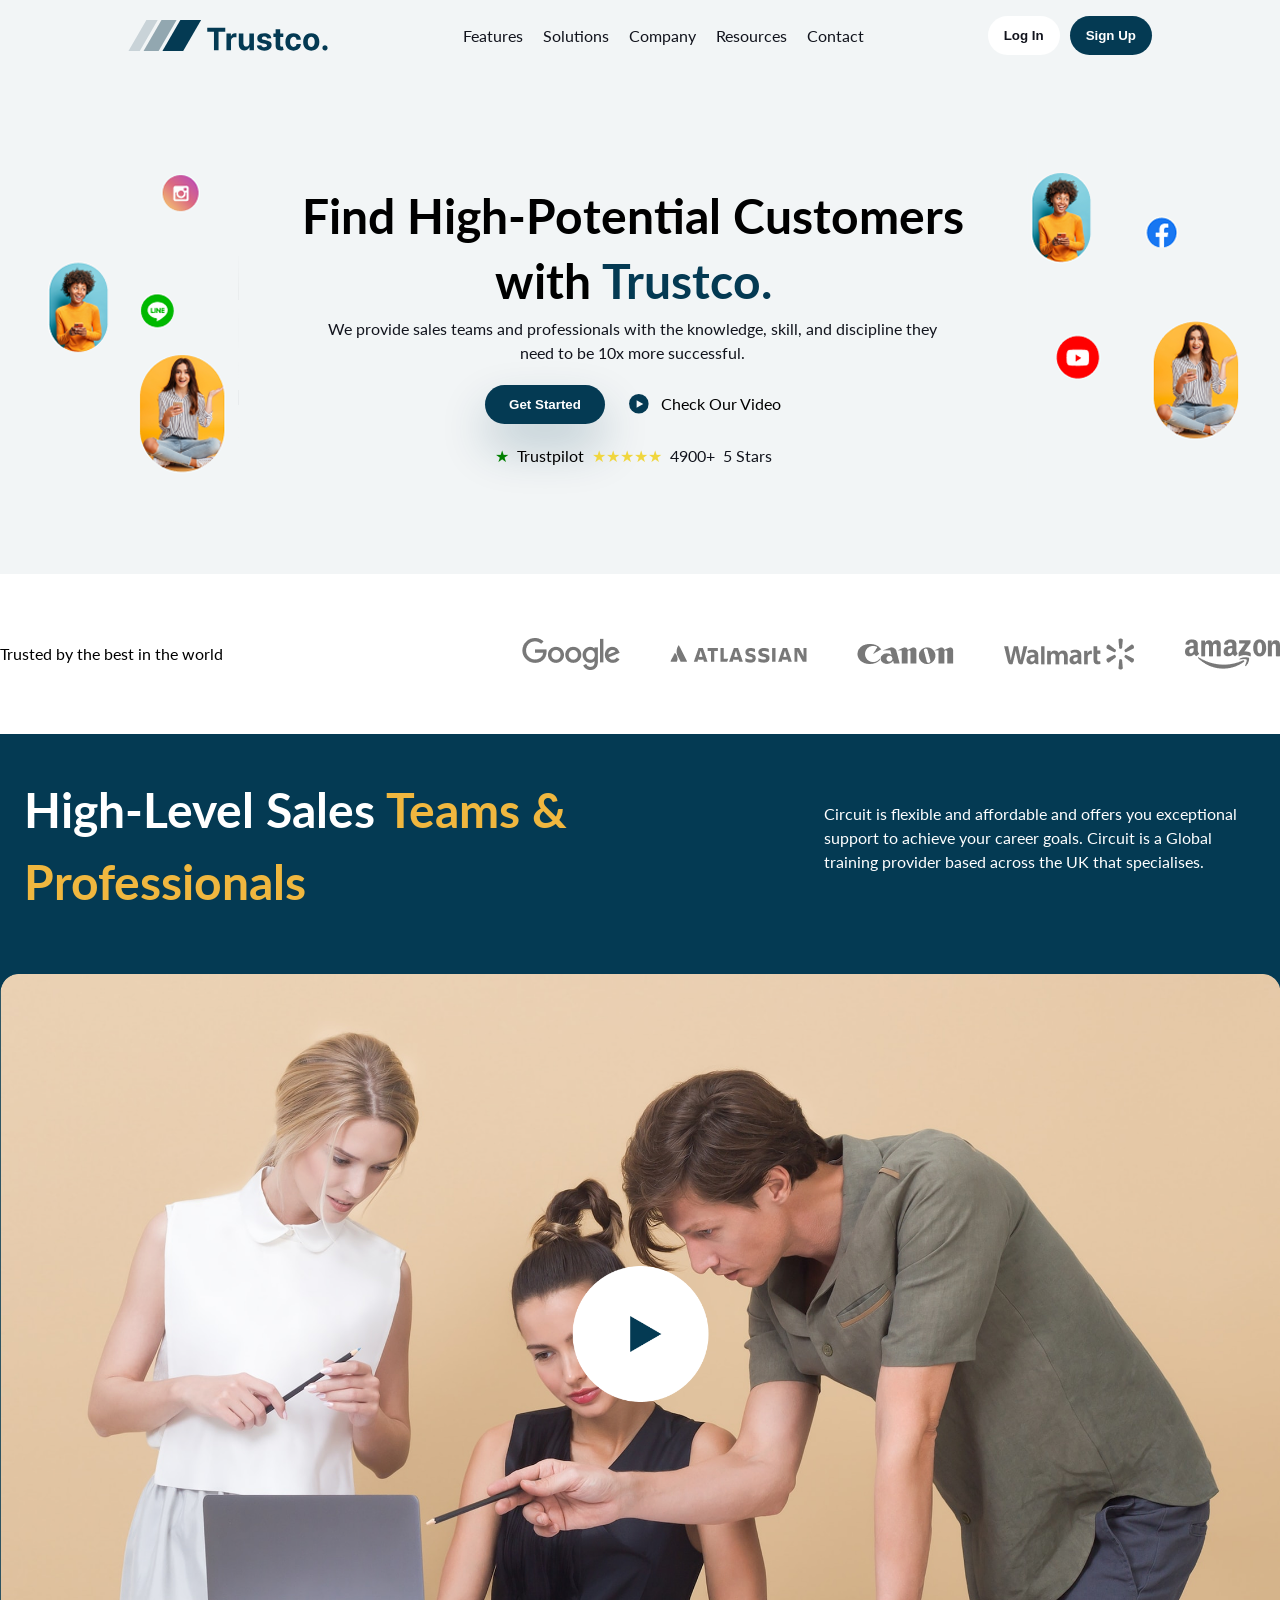
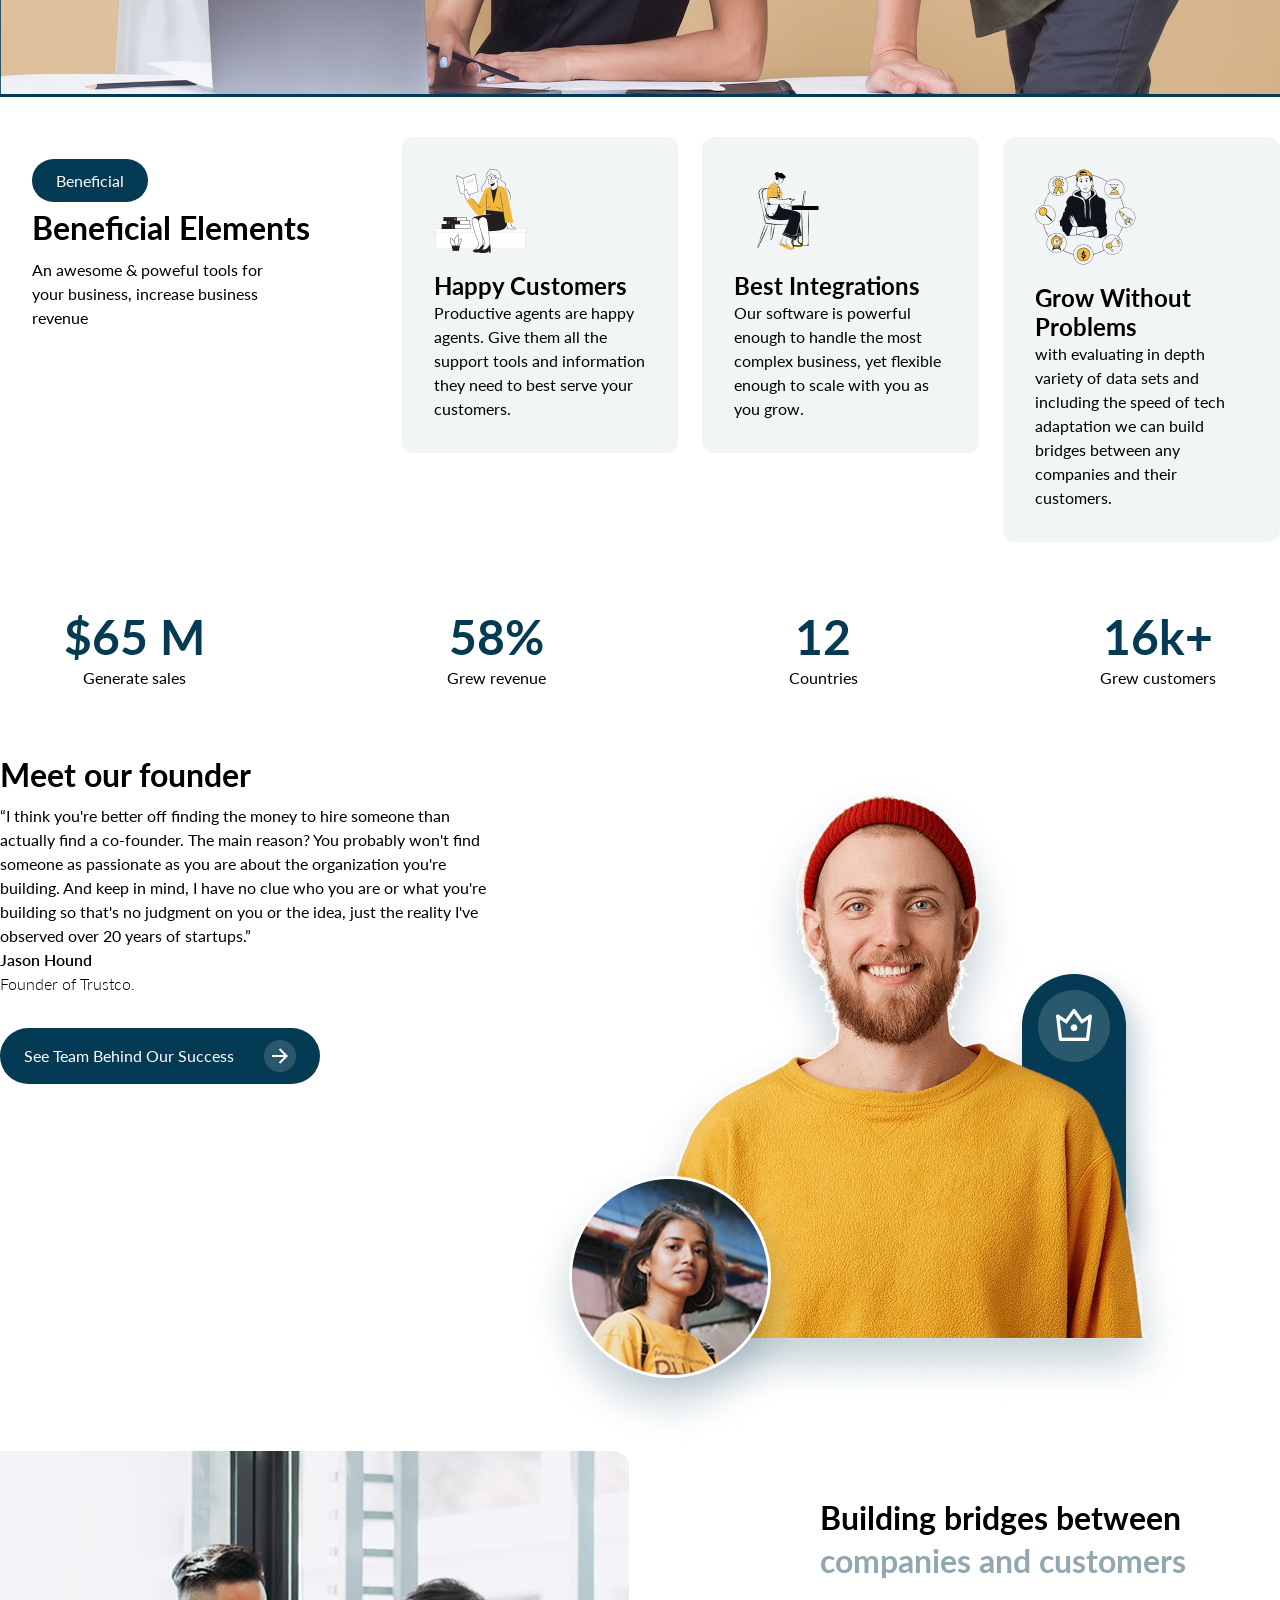
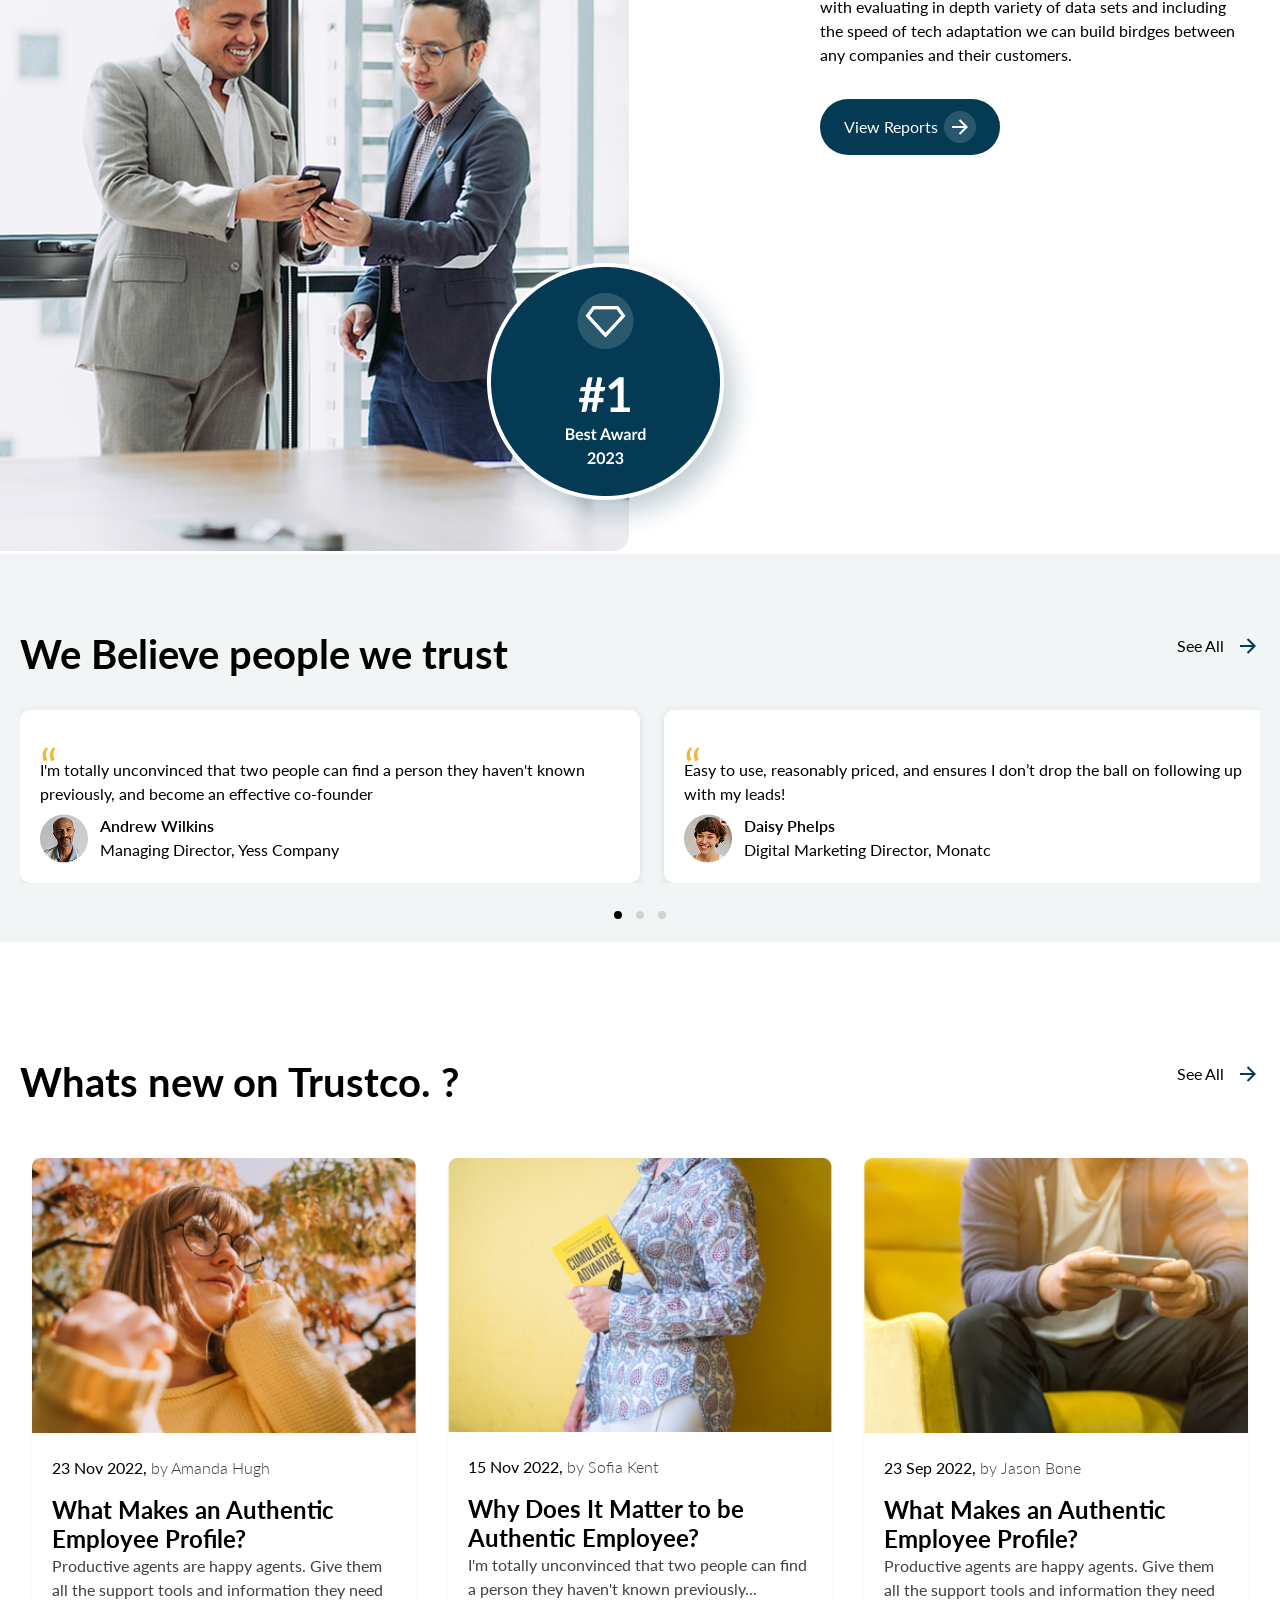
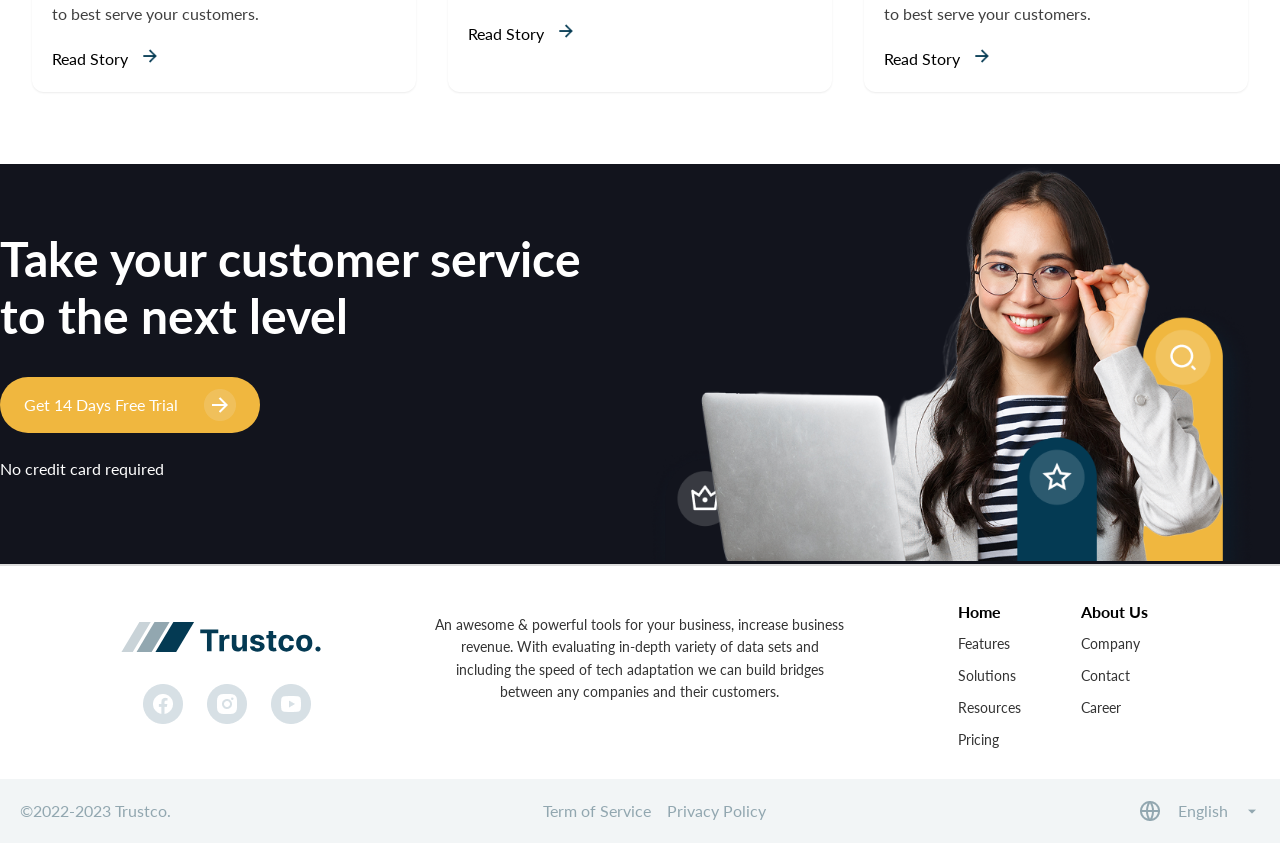
<file: index.html>
<!DOCTYPE html>
<html lang="en">

<head>
    <meta charset="UTF-8">
    <meta name="viewport" content="width=device-width, initial-scale=1.0">
    <link rel="stylesheet" href="style.css">
    <link rel="preconnect" href="https://fonts.googleapis.com">
    <link rel="preconnect" href="https://fonts.gstatic.com" crossorigin>
    <link
        href="https://fonts.googleapis.com/css2?family=Lato:ital,wght@0,100;0,300;0,400;0,700;0,900;1,100;1,300;1,400;1,700;1,900&family=Roboto:ital,wght@0,100;0,300;0,400;0,500;0,700;0,900;1,100;1,300;1,400;1,500;1,700;1,900&display=swap"
        rel="stylesheet">
    <title>Trustco Landing Page</title>
</head>

<body>
    <!-- header section -->
    <header>
        <nav class="navbar">
            <div class="logo">
                <img src="./assets/trusco-logo.svg" alt="logo">
            </div>
            <ul class="nav-links">
                <li><a href="#">Features</a></li>
                <li><a href="#">Solutions</a></li>
                <li><a href="#">Company</a></li>
                <li><a href="#">Resources</a></li>
                <li><a href="#">Contact</a></li>
            </ul>
            <div class="auth-buttons">
                <button class="login">Log In</button>
                <button class="signup">Sign Up</button>
            </div>
            <div class="burger">
                <img src="./assets/menu.svg" alt="menu">
            </div>
        </nav>
    </header>
    <section id="hero">
        <div class="hero-content">
            <div class="hide">
                <img src="./assets/hero-left.png" alt="">
            </div>
            <div class="mid">
                <h1>Find High-Potential Customers with <span class="highlight">Trustco.</span></h1>
                <p class="sub-heading">We provide sales teams and professionals with the knowledge, skill, and
                    discipline they need to be
                    10x more
                    successful.</p>

                <div class="cta-buttons">
                    <button class="btn-primary">Get Started</button>
                    <div class="play-btn">
                        <img src="./assets/Play.svg" alt="play" class="play">
                        <span class="check">Check Our Video</span>
                    </div>
                </div>


                <div class="trustpilot">
                    <span class="green-stars">★</span>
                    <span>Trustpilot</span>
                    <span class="stars">★★★★★</span>
                    <span class="numbers">4900+ </span>
                    <span class="numbers">5 Stars</span>
                </div>
            </div>
            <div class="right">
                <img src="./assets/hero-left.png" alt="" class="hero-left">
                <img src="./assets/hero-right.png" alt="" class="hero-right">
            </div>
        </div>
    </section>
    <section id="brand">
        <div class="brand-content">
            <p class="trusted">Trusted by the best in the world</p>
            <div class="company">
                <img src="./assets/Google.png" alt="google">
                <img src="./assets/Atlassian.png" alt="Atlassian">
                <img src="./assets/Canon.png" alt="Canon">
                <img src="./assets/Walmart.png" alt="Walmart">
                <img src="./assets/Amazon.png" alt="Amazon">
            </div>
        </div>
    </section>

    <!-- main section -->
    <main>
        <section id="video">
            <div class="video-content">
                <div class="video-heading">
                    <div class="left-heading">
                        <h1>High-Level Sales <span class="team">Teams & Professionals</span></h1>
                    </div>
                    <div class="right-heading">
                        <p>Circuit is flexible and affordable and offers you exceptional support to achieve your career
                            goals. Circuit is a Global training provider based across the UK that specialises.</p>
                    </div>
                </div>
                <div class="video-container">
                    <img src="./assets/Video.png" alt="video" class="video">
                </div>
            </div>
        </section>
        <section id="beneficial">
            <div class="benefit-content">
                <div class="benfit-left">
                    <div class="left-card">
                        <p class="benfecial">Beneficial</p>
                        <h2>Beneficial Elements</h2>
                        <p class="left-para">An awesome & poweful tools for your business, increase business revenue</p>
                    </div>
                </div>
                <div class="benfit-right">
                    <div class="card">
                        <img src="./assets/Illust 1.png" alt="illust">
                        <h5>Happy Customers</h5>
                        <p>Productive agents are happy agents. Give them all the support tools and information they need
                            to best serve your customers.</p>
                    </div>
                    <div class="card">
                        <img src="./assets/Illust 2.png" alt="illust">
                        <h5>Best Integrations</h5>
                        <p>Our software is powerful enough to handle the most complex business, yet flexible enough to
                            scale with you as you grow.</p>
                    </div>
                    <div class="card">
                        <img src="./assets/multi tasking.png" alt="multiple">
                        <h5>Grow Without Problems</h5>
                        <p>with evaluating in depth variety of data sets and including the speed of tech adaptation we
                            can build bridges between any companies and their customers.</p>
                    </div>
                </div>
            </div>
        </section>
        <section id="number">
            <div class="number-content">
                <div>
                    <h1>$65 M</h1>
                    <p>Generate sales</p>
                </div>
                <div>
                    <h1>58%</h1>
                    <p>Grew revenue</p>
                </div>
                <div>
                    <h1>12</h1>
                    <p>Countries</p>
                </div>
                <div>
                    <h1>16k+</h1>
                    <p>Grew customers</p>
                </div>
            </div>
        </section>
        <section id="founder">
            <div class="founder-content">
                <div class="founder-right">
                    <h2>Meet our founder</h2>
                    <p>“I think you're better off finding the money to hire someone than actually find a co-founder. The
                        main reason? You probably won't find someone as passionate as you are about the organization
                        you're building. And keep in mind, I have no clue who you are or what you're building so that's
                        no judgment on you or the idea, just the reality I've observed over 20 years of startups.”</p>
                    <div>
                        <p class="name">Jason Hound</p>
                        <p class="sign">Founder of Trustco.</p>
                    </div>
                    <p class="see">
                        <span class="report">See Team Behind Our Success</span>
                        <img src="./assets/arrow.png" alt="">
                    </p>
                </div>
                <div class="founder-left">
                    <img src="./assets/founder.png" alt="bridge" class="bridge">
                </div>
            </div>
        </section>
        <section id="bridge">
            <div class="bridge-content">
                <div class="bridge-left">
                    <img src="./assets/Left Image.png" alt="bridge" class="bridge">
                </div>
                <div class="bridge-right">
                    <h2>Building bridges between <span class="faded">companies and customers</span></h2>
                    <p>with evaluating in depth variety of data sets and including the speed of tech adaptation we can
                        build birdges between any companies and their customers.</p>
                    <p class="view">
                        <span class="report">View Reports</span>
                        <img src="./assets/arrow.png" alt="">
                    </p>
                </div>
            </div>
        </section>
        <section id="testimonial">
            <div class="testimonial-content">
                <div class="test-top">
                    <h3>We Believe people we trust</h3>
                    <p class="see-cont"> <span class="all">See All</span> <img src="./assets/right.png" /></p>
                </div>
                <div class="pagination page-up">
                    <span class="dot active" onclick="changeSlide(0)"></span>
                    <span class="dot" onclick="changeSlide(1)"></span>
                    <span class="dot" onclick="changeSlide(2)"></span>
                </div>
                <div class="carousel-container">
                    <div class="comments testimonials">
                        <div class="comment testimonial">
                            <span class="comma">“</span>
                            <p class="said">I'm totally unconvinced that two people can find a person they haven't known
                                previously, and
                                become an effective co-founder</p>
                            <div class="profile">
                                <img src="./assets/Photo.png" alt="photo" class="photo">
                                <div>
                                    <p class="person">Andrew Wilkins</p>
                                    <p class="designation">Managing Director, Yess Company</p>
                                </div>
                            </div>
                        </div>
                        <div class="comment testimonial">
                            <span class="comma">“</span>
                            <p class="said">Easy to use, reasonably priced, and ensures I don’t drop the ball on
                                following up with my leads!</p>
                            <div class="profile">
                                <img src="./assets/Photo1.png" alt="photo" class="photo">
                                <div>
                                    <p class="person">Daisy Phelps</p>
                                    <p class="designation">Digital Marketing Director, Monatc</p>
                                </div>
                            </div>
                        </div>
                    </div>
                </div>
                <div class="pagination page-down">
                    <span class="dot active" onclick="changeSlide(0)"></span>
                    <span class="dot" onclick="changeSlide(1)"></span>
                    <span class="dot" onclick="changeSlide(2)"></span>
                </div>
            </div>
        </section>
        <section id="blog">
            <div class="blog-content">
                <div class="test-top">
                    <h3>Whats new on Trustco. ?</h3>
                    <p class="see-cont"> <span class="all">See All</span> <img src="./assets/right.png" /></p>
                </div>
                <div class="blog-right">
                    <div class="blog">
                        <img src="./assets/blog1.png" alt="illust" class="blog-image">
                        <div class="blog-text">
                            <p class="zero-margin">23 Nov 2022, <span class="writer">by Amanda Hugh</span></p>
                            <h5>What Makes an Authentic Employee Profile?</h5>
                            <p class="para">Productive agents are happy agents. Give them all the support tools and
                                information they
                                need
                                to best serve your customers.</p>
                            <div class="story">
                                <span class="zero-margin">Read Story</span>
                                <span class="zero-margin">
                                    <img src="./assets/right.png" alt="arrow" class="right-arrow">
                                </span>
                            </div>
                        </div>
                    </div>
                    <div class="blog">
                        <img src="./assets/blog2.png" alt="illust" class="blog-image">
                        <div class="blog-text">
                            <p class="zero-margin">15 Nov 2022, <span class="writer">by Sofia Kent</span></p>
                            <h5>Why Does It Matter to be Authentic Employee?</h5>
                            <p class="para">I'm totally unconvinced that two people can find a person they haven't known
                                previously...</p>
                            <div class="story">
                                <span class="zero-margin">Read Story</span>
                                <span class="zero-margin">
                                    <img src="./assets/right.png" alt="arrow" class="right-arrow">
                                </span>
                            </div>
                        </div>
                    </div>
                    <div class="blog">
                        <img src="./assets/blog3.png" alt="illust" class="blog-image">
                        <div class="blog-text">
                            <p class="zero-margin">23 Sep 2022, <span class="writer">by Jason Bone</span></p>
                            <h5>What Makes an Authentic Employee Profile?</h5>
                            <p class="para">Productive agents are happy agents. Give them all the support tools and
                                information they
                                need
                                to best serve your customers.</p>
                            <div class="story">
                                <span class="zero-margin">Read Story</span>
                                <span class="zero-margin">
                                    <img src="./assets/right.png" alt="arrow" class="right-arrow">
                                </span>
                            </div>
                        </div>
                    </div>
                </div>
                <p class="see-all"> <span class="all">See All</span> <img src="./assets/right.png"
                        class="right-arrow" /></p>
            </div>
        </section>
        <section id="CTA">
            <div class="cta-content">
                <div class="cta-left">
                    <h1 class="cta-head">Take your customer service to the next level</h2>
                        <p class="trial">
                            <span class="report">Get 14 Days Free Trial</span>
                            <img src="./assets/arrow.png" alt="">
                        </p>
                        <p class="credit">No credit card required</p>
                </div>
                <div class="cta-right">
                    <img src="./assets/Decorations.png" alt="decoration" class="decoration">
                </div>
            </div>
        </section>
    </main>

    <!-- footer section -->

    <footer class="footer">
        <div class="footer-container">
            <div class="footer-left">
                <div class="logo">
                    <img src="./assets/trusco-logo.svg" alt="Trustco Logo" class="footer-logo">
                </div>
                <div class="social-icons">
                    <img src="./assets/facebook.png" alt="facebook">
                    <img src="./assets/insta.png" alt="insta">
                    <img src="./assets/youtube.png" alt="youtube">
                </div>
            </div>
            <div class="footer-mid">
                <p class="description">
                    An awesome & powerful tools for your business, increase business revenue. With evaluating in-depth
                    variety of data sets and including the speed of tech adaptation we can build bridges between any
                    companies and their customers.
                </p>
            </div>
            <div class="footer-right">
                <div class="footer-column">
                    <h3>Home</h3>
                    <ul>
                        <li><a href="#">Features</a></li>
                        <li><a href="#">Solutions</a></li>
                        <li><a href="#">Resources</a></li>
                        <li><a href="#">Pricing</a></li>
                    </ul>
                </div>
                <div class="footer-column">
                    <h3>About Us</h3>
                    <ul>
                        <li><a href="#">Company</a></li>
                        <li><a href="#">Contact</a></li>
                        <li><a href="#">Career</a></li>
                    </ul>
                </div>
            </div>
        </div>
    </footer>
    <div id="site">
        <div class="site-content">
            <div>
                <p>©2022-2023 Trustco.</p>
            </div>
            <div>
                <span>Term of Service </span>
                <span class="privacy">Privacy Policy</span>
            </div>
            <div class="site-right">
                <img src="./assets/earth.png" alt="earth">
                <span>English</span>
                <img src="./assets/arrow-down.png" alt="arrow-down">
            </div>
        </div>
    </div>


    <!-- javascript for slides-->
    <script>
        let currentSlide = 0;
        const testimonials = document.querySelector(".testimonials");
        const dots = document.querySelectorAll(".dot");
        const totalSlides = document.querySelectorAll(".testimonial").length;

        function changeSlide(index) {
            currentSlide = index;
            const offset = -currentSlide * 50;
            testimonials.style.transform = `translateX(${offset}%)`;
            dots.forEach(dot => dot.classList.remove("active"));
            dots[currentSlide].classList.add("active");
        }

        function autoSlide() {
            let nextSlide = (currentSlide + 1) % (totalSlides / 2);
            changeSlide(nextSlide);
        }

        setInterval(autoSlide, 3000);
    </script>
</body>

</html>
</file>
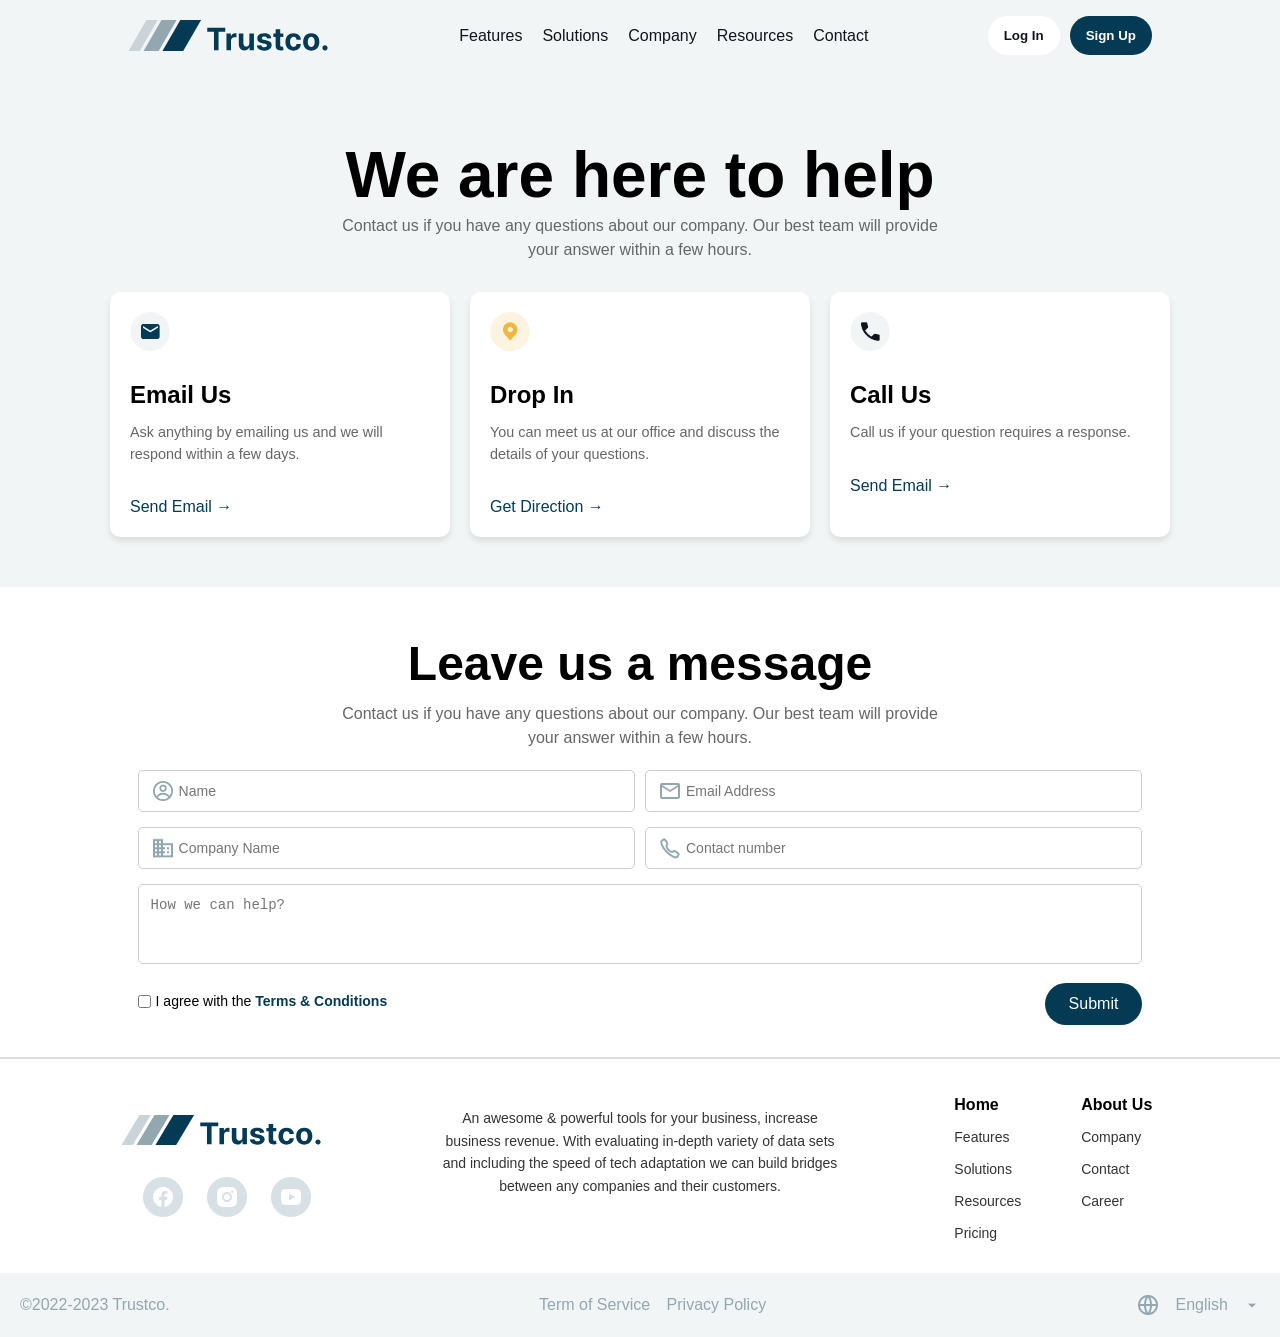
<file: contact.html>
<!DOCTYPE html>
<html lang="en">

<head>
    <meta charset="UTF-8">
    <meta name="viewport" content="width=device-width, initial-scale=1.0">
    <title>Contact Us</title>
    <link rel="stylesheet" href="style.css">
</head>

<body>
    <header>
        <nav class="navbar">
            <div class="logo">
                <img src="./assets/trusco-logo.svg" alt="logo">
            </div>
            <ul class="nav-links">
                <li><a href="#">Features</a></li>
                <li><a href="#">Solutions</a></li>
                <li><a href="#">Company</a></li>
                <li><a href="#">Resources</a></li>
                <li><a href="#">Contact</a></li>
            </ul>
            <div class="auth-buttons">
                <button class="login">Log In</button>
                <button class="signup">Sign Up</button>
            </div>
            <div class="burger">
                <img src="./assets/menu.svg" alt="menu">
            </div>
        </nav>
    </header>
    <section class="contact-container">
        <div class="help-section">
            <div class="help">
                <h1 class="title">We are here to help</h1>
                <p class="subtitle">Contact us if you have any questions about our company. Our best team will provide
                    your
                    answer within a few hours.</p>
            </div>
            <div class="contact-options">
                <div class="contact-card">
                    <img src="./assets/Email.png" alt="Email">
                    <h5>Email Us</h5>
                    <p>Ask anything by emailing us and we will respond within a few days.</p>
                    <a href="#">Send Email →</a>
                </div>
                <div class="contact-card">
                    <img src="./assets/Location.png" alt="Drop In">
                    <h5>Drop In</h5>
                    <p>You can meet us at our office and discuss the details of your questions.</p>
                    <a href="#">Get Direction →</a>
                </div>
                <div class="contact-card">
                    <img src="./assets/Call.png" alt="Call Us">
                    <h5>Call Us</h5>
                    <p>Call us if your question requires a response.</p>
                    <a href="#">Send Email →</a>
                </div>
            </div>
        </div>
    </section>

    <section class="message-container">
        <div class="message-content">
            <div class="help">
                <h2 class="leave">Leave us a message</h2>
                <p>Contact us if you have any questions about our company. Our best team will provide your answer within
                    a
                    few
                    hours.</p>
            </div>

            <form>
                <div class="input-group">
                    <div class="input-box">
                        <img src="./assets/name.png" alt="name">
                        <input type="text" placeholder="Name" required>
                    </div>
                    <div class="input-box">
                        <img src="./assets/email2.png" alt="email">
                        <input type="email" placeholder="Email Address" required>
                    </div>
                </div>

                <div class="input-group">
                    <div class="input-box">
                        <img src="./assets/company.png" alt="company">
                        <input type="text" placeholder="Company Name">
                    </div>
                    <div class="input-box">
                        <img src="./assets/phone.png" alt="phone">
                        <input type="text" placeholder="Contact number">
                    </div>
                </div>

                <div class="textarea-box">
                    <textarea placeholder="How we can help?"></textarea>
                </div>
                <div class="submit">
                    <div class="checkbox-group">
                        <input type="checkbox" id="terms" required>
                        <label for="terms">I agree with the <a href="#" class="term">Terms & Conditions</a></label>
                    </div>
                    <button type="submit" class="submit-btn">Submit</button>
                </div>
            </form>
        </div>
    </section>
    <!-- footer section -->

    <footer class="footer">
        <div class="footer-container">
            <div class="footer-left">
                <div class="logo">
                    <img src="./assets/trusco-logo.svg" alt="Trustco Logo" class="footer-logo">
                </div>
                <div class="social-icons">
                    <img src="./assets/facebook.png" alt="facebook">
                    <img src="./assets/insta.png" alt="insta">
                    <img src="./assets/youtube.png" alt="youtube">
                </div>
            </div>
            <div class="footer-mid">
                <p class="description">
                    An awesome & powerful tools for your business, increase business revenue. With evaluating in-depth
                    variety of data sets and including the speed of tech adaptation we can build bridges between any
                    companies and their customers.
                </p>
            </div>
            <div class="footer-right">
                <div class="footer-column">
                    <h3>Home</h3>
                    <ul>
                        <li><a href="#">Features</a></li>
                        <li><a href="#">Solutions</a></li>
                        <li><a href="#">Resources</a></li>
                        <li><a href="#">Pricing</a></li>
                    </ul>
                </div>
                <div class="footer-column">
                    <h3>About Us</h3>
                    <ul>
                        <li><a href="#">Company</a></li>
                        <li><a href="#">Contact</a></li>
                        <li><a href="#">Career</a></li>
                    </ul>
                </div>
            </div>
        </div>
    </footer>
    <div id="site">
        <div class="site-content">
            <div>
                <p>©2022-2023 Trustco.</p>
            </div>
            <div>
                <span>Term of Service </span>
                <span class="privacy">Privacy Policy</span>
            </div>
            <div class="site-right">
                <img src="./assets/earth.png" alt="earth">
                <span>English</span>
                <img src="./assets/arrow-down.png" alt="arrow-down">
            </div>
        </div>
    </div>
</body>

</html>
</file>
<file: style.css>
:root {
  --primary-color: #043a53;
  --secondary-color: #f0b73f;
  --text-light: #12141d;
  --text-hover: #043a53;
  --text-color: #12141d;
  --text-lighter: #404040;
  --bg-color: #f2f5f6;
  --bg-white: #ffffff;
}
* {
  box-sizing: border-box;
  margin: 0;
  padding: 0;
}
body {
  font-family: "Lato", sans-serif;
  font-style: normal;
  line-height: 1.2;
}
html {
  font-size: 16px;
}

h1 {
  font-size: 3rem;
}

h2 {
  font-size: 3rem;
}

h3 {
  font-size: 2.5rem;
}

h4 {
  font-size: 2rem;
}

h5 {
  font-size: 1.5rem;
}

h6 {
  font-size: 1.25rem;
}
h1,
h2,
h3,
h4,
h5,
h6 {
  margin-top: 16px;
}

p,
span,
li {
  font-size: 1rem;
  line-height: 1.5;
}

.navbar {
  display: flex;
  justify-content: space-between;
  align-items: center;
  padding: 16px 10%;
  background: white;
  position: sticky;
  top: 0;
  z-index: 1000;
  color: var(--text-light);
  background-color: var(--bg-color);
}

.logo {
  display: flex;
  align-items: center;
  gap: 10px;
}

.nav-links {
  list-style: none;
  display: flex;
  gap: 20px;
}

.nav-links a {
  text-decoration: none;
  color: var(--text-light);
}
.nav-links li {
  margin: 0;
}

.nav-links a:hover {
  color: var(--primary-color);
}

.auth-buttons {
  display: flex;
  gap: 10px;
}

.login,
.signup {
  padding: 12px 16px;
  border: none;
  cursor: pointer;
  font-weight: bold;
  border-radius: 20px;
}

.login {
  color: var(--text-color);
  background-color: var(--bg-white);
}

.signup {
  background: var(--primary-color);
  color: var(--bg-white);
}
#hero {
  background-color: var(--bg-color);
  padding: 80px 0px;
}
.hero-content {
  display: flex;
  max-width: 1200px;
  margin-left: auto;
  margin-right: auto;
}
.mid {
  padding: 20px;
  text-align: center;
}
.highlight {
  font-size: 3rem;
  color: var(--primary-color);
}
.sub-heading {
  width: 85%;
  margin: 0 auto;
  color: var(--text-light);
}
.btn-primary {
  background: var(--primary-color);
  color: var(--bg-white);
  padding: 12px 24px;
  border: none;
  cursor: pointer;
  font-weight: bold;
  border-radius: 20px;
  box-shadow: 0px 23px 47px 0px #043a533d;
}
.btn-primary:hover {
  background: rgba(0, 0, 0, 0.2);
  color: var(--primary-color);
}
.cta-buttons {
  display: flex;
  justify-content: center;
  gap: 24px;
  margin-top: 20px;
}
.play-btn {
  display: flex;
  align-items: center;
  gap: 12px;
}
.play-btn {
  display: flex;
  align-items: center;
  gap: 12px;
  cursor: pointer;
  transition: transform 0.2s ease, opacity 0.3s ease;
}

.play-btn:hover {
  transform: scale(1.05);
  opacity: 0.8;
}
.check {
  margin: 0;
}
.green-stars {
  color: green;
}
.stars {
  color: #f0d63e;
}
.trustpilot {
  margin-top: 20px;
  display: flex;
  justify-content: center;
  gap: 8px;
}
.play {
  width: 20px;
  cursor: pointer;
}
.numbers {
  color: var(--text-light);
}
.burger {
  display: none;
}
.hero-left {
  display: none;
  width: 60%;
}
#brand {
  max-width: 1300px;
  margin: 0 auto;
}
.brand-content {
  display: flex;
  height: 160px;
  justify-content: space-between;
  align-items: center;
}
.trusted {
  margin-top: 0;
}
.company {
  display: flex;
  justify-content: center;
  align-items: center;
  gap: 50px;
}
#video {
  background-color: var(--primary-color);
}
.video-content {
  max-width: 1300px;
  margin: 0 auto;
}
.video-heading {
  display: flex;
  justify-content: space-between;
  align-items: center;
  gap: 152px;
  padding: 24px;
}
.video-container {
  max-width: 1300px;
}
.video {
  width: 100%;
  margin-top: 32px;
}
.left-heading {
  flex-basis: 60%;
  color: var(--bg-white);
}
.right-heading {
  flex-basis: 40%;
  color: var(--bg-white);
}
.team {
  font-size: 3rem;
  color: var(--secondary-color);
}
#beneficial {
  max-width: 1300px;
  margin: 40px auto;
}
.benfecial {
  background-color: var(--primary-color);
  color: #ffffff;
  display: inline;
  padding: 12px 24px;
  border-radius: 24px;
}
.benefit-content {
  display: flex;
}

.benfit-right {
  display: flex;
  flex-basis: 100%;
  gap: 24px;
  align-items: flex-start;
}
.card {
  background-color: var(--bg-color);
  padding: 32px;
  border-radius: 12px;
  flex: 1;
}
.left-card {
  padding: 32px;
}
.left-para {
  width: 70%;
}
#bridge {
  max-width: 1300px;
  margin: 0 auto;
}
#founder {
  max-width: 1300px;
  margin: 0 auto;
}
.bridge-content {
  display: flex;
  gap: 24px;
}
.founder-content {
  display: flex;
  gap: 24px;
}
.faded {
  font-size: 2rem;
  color: #92a7b0;
}
.view {
  max-width: 180px;
  background-color: var(--primary-color);
  display: inline;
  padding: 12px 24px;
  display: flex;
  align-items: center;
  justify-content: space-between;
  border-radius: 32px;
  color: #ffffff;
  margin-top: 32px;
  cursor: pointer;
}
.see {
  max-width: 320px;
  background-color: var(--primary-color);
  display: inline;
  padding: 12px 24px;
  display: flex;
  align-items: center;
  justify-content: space-between;
  border-radius: 32px;
  color: #ffffff;
  margin-top: 32px;
  cursor: pointer;
}
.name {
  font-weight: 600;
}
.sign {
  margin: 0;
  font-weight: 300;
}
.view:hover {
  background-color: #176a91;
}
.report {
  margin: 0;
}
.bridge-right {
  padding: 32px;
}
#number {
  max-width: 1300px;
  margin: 50px auto;
}
.number-content {
  width: 90%;
  margin: 0 auto;
  display: flex;
  justify-content: space-between;
  align-items: center;
  text-align: center;
}
.number-content h1 {
  color: var(--primary-color);
}
#testimonial {
  background-color: var(--bg-color);
}
.testimonial-content {
  max-width: 1300px;
  margin: 0 auto;
  padding: 20px;
}
.comma {
  color: #f0b73f;
  font-size: 3rem;
  display: block;
  height: 28px;
}
.comments {
  display: flex;
  gap: 24px;
  margin-top: 32px;
}
.comment {
  background-color: #ffffff;
  padding: 20px;
  border-radius: 12px;
}
.said {
  margin: 0;
}
.test-top {
  display: flex;
  justify-content: space-between;
  align-items: center;
  padding-top: 40px;
}
.see-cont {
  display: flex;
  align-items: center;
  gap: 12px;
  cursor: pointer;
}
.all {
  margin: 0;
}
.profile {
  display: flex;
  margin-top: 8px;
  gap: 12px;
  align-items: center;
}
.photo {
  object-fit: contain;
}
.designation {
  margin: 0;
}
.person {
  font-weight: 600;
  margin: 0;
}
.carousel-container {
  overflow: hidden;
  width: 100%;
  position: relative;
}
.testimonials {
  display: flex;
  transition: transform 0.5s ease-in-out;
  width: 100%;
}
.testimonial {
  background: white;
  padding: 20px;
  border-radius: 10px;
  box-shadow: 0 2px 10px rgba(0, 0, 0, 0.1);
  width: 50%;
  flex: 0 0 50%;
  text-align: left;
}
.pagination {
  margin-top: 20px;
  text-align: center;
}
.dot {
  height: 8px;
  width: 8px;
  background-color: lightgray;
  border-radius: 50%;
  display: inline-block;
  margin: 0 5px;
  cursor: pointer;
}
.dot.active {
  background-color: black;
}
.page-up {
  display: none;
}

.blog-content {
  max-width: 1300px;
  margin: 40px auto;
  padding: 20px;
}
.blog-right {
  margin-top: 40px;
  display: flex;
  column-gap: 32px;
  padding: 12px;
}
.blog-image {
  width: 100%;
}
.blog {
  box-shadow: 0px 1px 2px 0px #00000014;
  border-radius: 12px;
  flex: 1
}
.blog-text {
  padding: 20px;
}
.zero-margin {
  margin: 0;
}
.writer {
  font-weight: 300;
  color: var(--text-lighter);
}
.para {
  color: var(--text-lighter);
}
.story {
  display: flex;
  align-items: center;
  gap: 12px;
  margin-top: 20px;
}
.see-all{
    display: none;
    justify-content: center;
    align-items: center;
    text-align: center;
    gap: 12px;
    margin-top: 12px;
}
.right-arrow{
    width: 20px;
}
#CTA{
    background-color: #12141D;
}
.cta-content{
    max-width: 1300px;
    margin: 0 auto;
    display: flex;
    color: #ffffff;
    gap: 20px;
}
.cta-left{
    flex-basis: 50%;
}
.cta-right{
    flex-basis: 50%;
}
.cta-head{
    padding-top: 50px;
}
.decoration{
    width: 100%;
}
.trial{
    max-width: 260px;
    background-color: var(--secondary-color);
    display: inline;
    padding: 12px 24px;
    display: flex;
    align-items: center;
    justify-content: space-between;
    border-radius: 32px;
    color: #ffffff;
    margin-top: 32px;
    cursor: pointer; 
}
.credit{
    margin-top: 24px;
}
.footer {
    background-color: #ffffff;
    padding: 20px;
    display: flex;
    justify-content: center;
    border-top: 2px solid #ddd;
    text-align: center;
}

.footer-container {
    display: flex;
    justify-content: space-between;
    max-width: 1300px;
    width: 100%;
}

.footer-left {
   flex: 1;
   display: flex;
   flex-direction: column;
   justify-content: center;
   align-items: center;
}
.footer-mid{
    flex: 1;
}
.logo {
    display: flex;
    align-items: center;
    font-size: 22px;
    font-weight: bold;
    color: #0b3d59;
}

.logo img {
    width: 200px;
    margin-right: 12px;
}

.description {
    color: #333;
    font-size: 14px;
    line-height: 1.6;
    margin-top: 28px;
}

.social-icons {
    margin-top: 32px;
    display: flex;
    column-gap: 24px;
    align-items: center;
}
.social-icons img{
    cursor: pointer;
}

.footer-right {
    display: flex;
    justify-content: center;
    gap: 60px;
    flex: 1;
}

.footer-column h3 {
    font-size: 16px;
    font-weight: bold;
    color: #000;
    margin-bottom: 10px;
}
.footer-column{
    text-align: left;
}
.footer-column ul {
    list-style: none;
}

.footer-column ul li {
    margin-bottom: 8px;
}

.footer-column ul li a {
    text-decoration: none;
    color: #333;
    font-size: 14px;
    transition: color 0.3s ease;
}

.footer-column ul li a:hover {
    color: var(--primary-color);
}
#site{
    background-color: #F2F5F6;
    padding: 20px;
}
.site-content{
    max-width: 1300px;
    margin: 0 auto;
    display: flex;
    justify-content: space-between;
    align-items: center;
    color: #92A7B0;
}
.site-right{
    display: flex;
    justify-content: center;
    align-items: center;
    column-gap: 16px;
}
.privacy{
    margin-left: 12px;
}
/* contact us  */
.contact-container {
  background-color: var(--bg-color);

}
.help-section{
    max-width: 1300px;
    margin: 0 auto;
    padding: 50px 20px;
}
.help{
    text-align: center;
    width: 50%;
    margin: 0 auto;
}
.title{
    font-size: 4rem;
}

.subtitle {
    font-size: 1em;
    color: #666;
    margin-bottom: 30px;
}

/* Contact Cards */
.contact-options {
    display: flex;
    justify-content: center;
    gap: 20px;
    flex-wrap: wrap;
}

.contact-card {
    background: white;
    padding: 20px;
    width: 340px;
    border-radius: 10px;
    box-shadow: 0 4px 6px rgba(0, 0, 0, 0.1);
}

.contact-card img {
    width: 40px;
    margin-bottom: 10px;
}



.contact-card p {
    font-size: 0.9em;
    color: #666;
    margin-top: 12px;
}

.contact-card a {
    text-decoration: none;
    color: var(--primary-color);
    display: block;
    margin-top: 32px;
}

/* Message Form */
.message-container {
    background: white;
    padding:12px;
    margin: 20px auto;
    border-radius: 10px;
}
.message-content{
    max-width: 1300px;
    margin: 0 auto;
}
h2 {
    font-size: 2em;
    margin-bottom: 10px;
}

.message-container p {
    font-size: 1em;
    color: #666;
    margin-bottom: 20px;
}

/* Form */
form{
    max-width: 80%;
    margin: 0 auto;
}
.input-group {
    display: flex;
    gap: 10px;
    margin-bottom: 15px;
}

.input-box {
    position: relative;
    width: 100%;
}

.input-box input {
    width: 100%;
    padding: 12px 15px 12px 40px;
    border: 1px solid #ccc;
    border-radius: 5px;
    outline: none;
    font-size: 14px;
}

.input-box img {
    width: 20px;
    position: absolute;
    left: 15px;
    top: 50%;
    transform: translateY(-50%);
    color: #aaa;
}

.textarea-box textarea {
    width: 100%;
    padding: 12px;
    border: 1px solid #ccc;
    border-radius: 5px;
    resize: none;
    height: 80px;
    font-size: 14px;
}
.submit{
    display: flex;
    justify-content: space-between;
}
.checkbox-group {
    display: flex;
    align-items: center;
    gap: 5px;
    font-size: 14px;
    margin-top: 10px;
}

.submit-btn {
    background-color: var(--primary-color);
    color: white;
    padding: 12px 24px;
    border: none;
    border-radius: 24px;
    font-size: 16px;
    cursor: pointer;
    margin-top: 15px;
}
.term{
    color: var(--primary-color);
    font-weight: bold;
    text-decoration: none;
}
.leave{
    font-size: 3rem;
}
@media (max-width: 890px) {
  html {
    font-size: 12px;
  }
  .navbar {
    padding: 16px;
  }
  .hero-content {
    flex-direction: column;
  }
  .burger {
    display: block;
  }
  .nav-links {
    display: none;
  }
  .auth-buttons {
    display: none;
  }
  .hero-left {
    display: block;
  }
  .hide {
    display: none;
  }
  .cta-buttons {
    width: 50%;
    margin: 0 auto;
    flex-direction: column;
    margin-top: 12px;
  }
  .trustpilot {
    display: none;
  }
  .right {
    display: flex;
    justify-content: center;
    width: 80%;
    margin: 0 auto;
  }
  .hero-right {
    width: 60%;
  }
  #hero {
    padding: 12px 0px;
  }
  .mid {
    width: 100%;
    padding: 12px;
  }
  .sub-heading {
    width: 100%;
    font-size: 0.8rem;
  }
  .play-btn {
    justify-content: center;
  }
  #brand {
    padding: 12px;
  }
  .brand-content {
    flex-direction: column;
    justify-content: center;
    gap: 20px;
  }
  .company {
    flex-wrap: wrap;
    gap: 20px;
  }
  .video-heading {
    flex-direction: column;
    gap: 20px;
    padding: 12px;
  }
  .benefit-content {
    flex-direction: column;
    align-items: center;
  }
  .left-card {
    padding: 20px;
    text-align: center;
  }
  .left-para {
    width: 100%;
  }
  .benfit-right {
    flex-direction: column;
    align-items: center;
    justify-content: center;
    padding: 20px;
  }
  .bridge-content {
    flex-direction: column-reverse;
    gap: 4px;
  }
  .bridge {
    width: 100%;
  }
  .bridge-right {
    padding: 20px;
    text-align: center;
  }
  .view {
    margin: 12px auto;
  }
  .number-content {
    flex-wrap: wrap;
    gap: 28px;
    padding: 20px;
  }
  .founder-content {
    flex-direction: column;
  }
  .founder-right {
    width: 100%;
    text-align: center;
    padding: 20px;
  }
  .see {
    margin: 20px auto;
  }
  .testimonials {
    width: 200%;
  }

  .testimonial {
    width: 50%;
    flex: 0 0 50%;
  }
  .page-up {
    display: block;
  }
  .test-top {
    text-align: center;
    justify-content: center;
  }
  .see-cont {
    display: none;
  }
  .page-down {
    display: none;
  }
  .dot.active {
    background-color: black;
  }
  .blog-right {
    flex-wrap: nowrap;
    overflow-x: auto;
    scroll-snap-type: x mandatory; 
    gap: 10px; 
  }
  .blog {
    flex: 0 0 90%; 
    scroll-snap-align: start; 
  }
  .blog-right::-webkit-scrollbar {
    display: none;
  }
  .see-all{
    display: flex;
  }
  .cta-content{
    flex-direction: column;
    text-align: center;
    padding: 20px;
  }
  .trial{
    margin: 20px auto;
  }
  .footer-container{
    flex-direction: column;
  }
  .footer-right{
    justify-content: flex-start;
  }
  .site-content{
    flex-direction: column;
    gap: 24px;
  }
  .help{
    width: 100%;
  }
  form{
    width: 100%;
  }
  .input-group{
    flex-direction: column;
  }
  .submit{
    flex-direction: column;
    gap: 12px;
    margin-top: 12px;
  }
}
</file>
